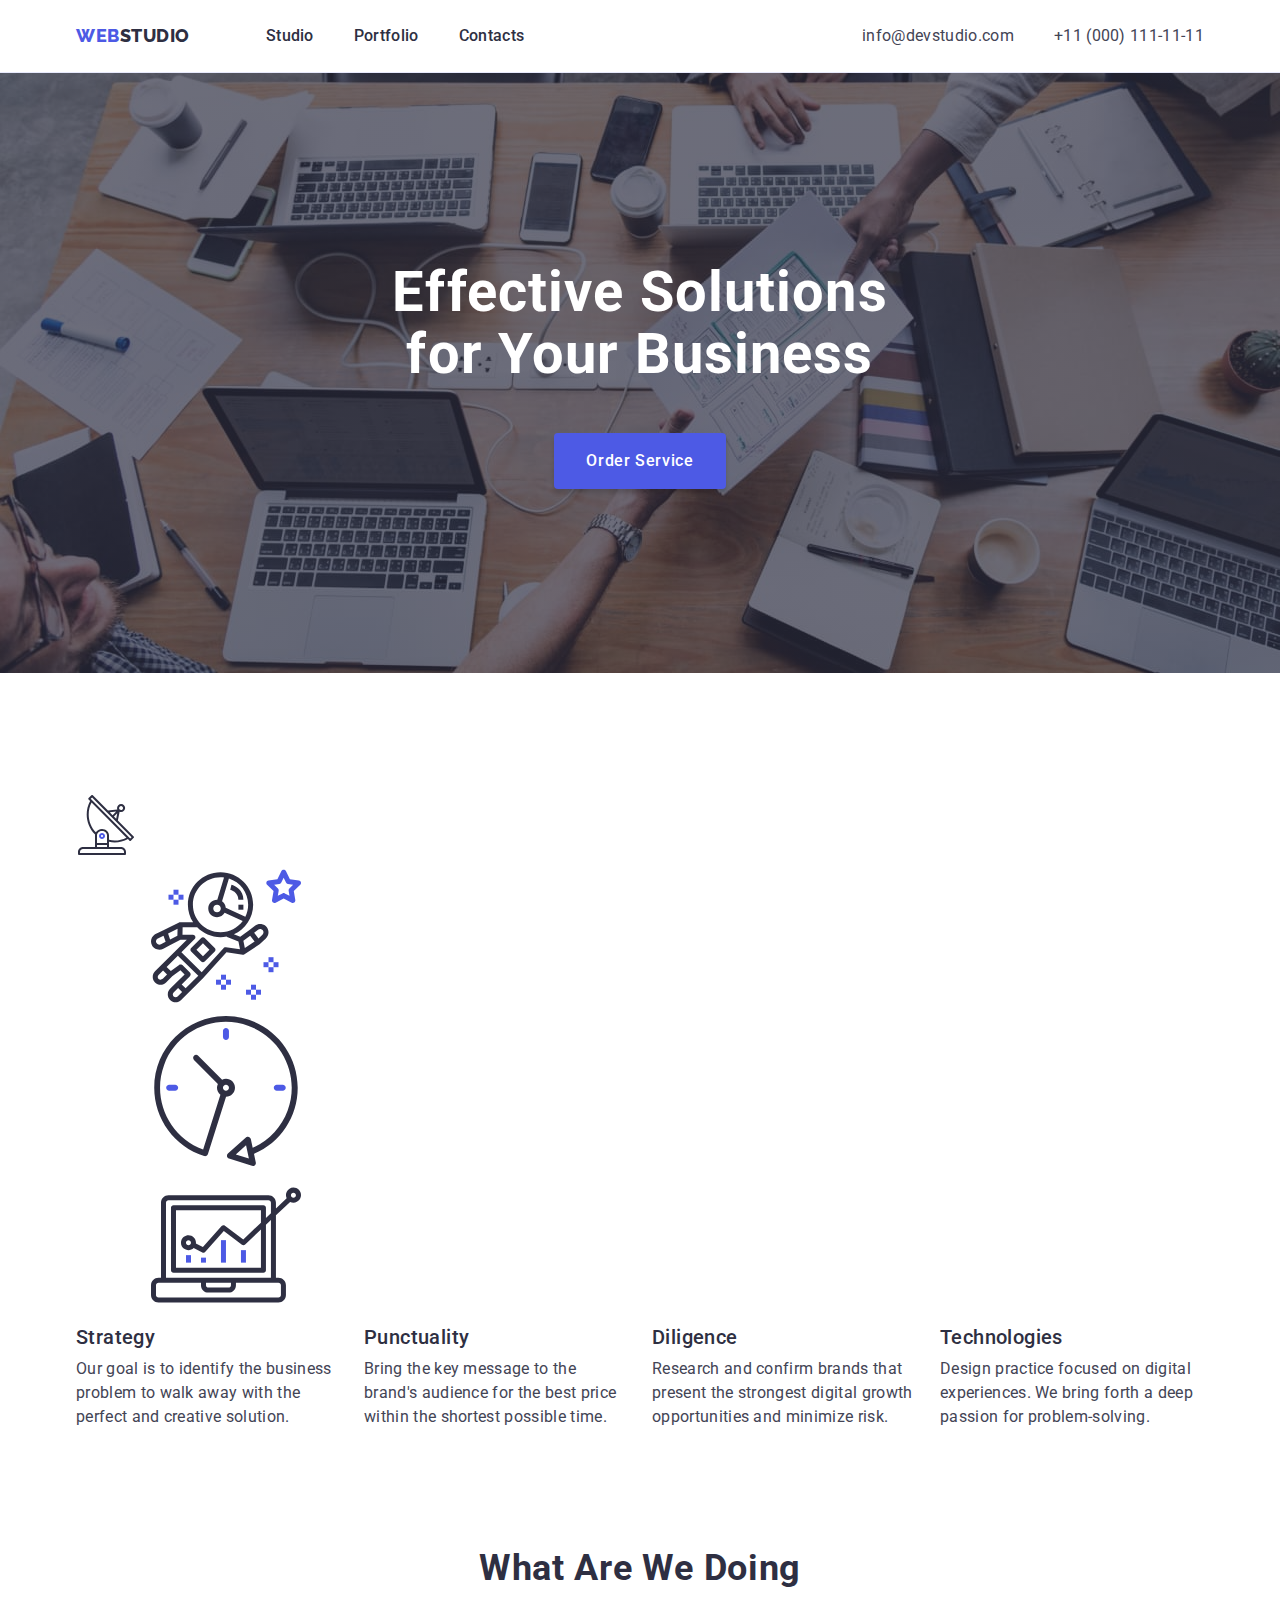
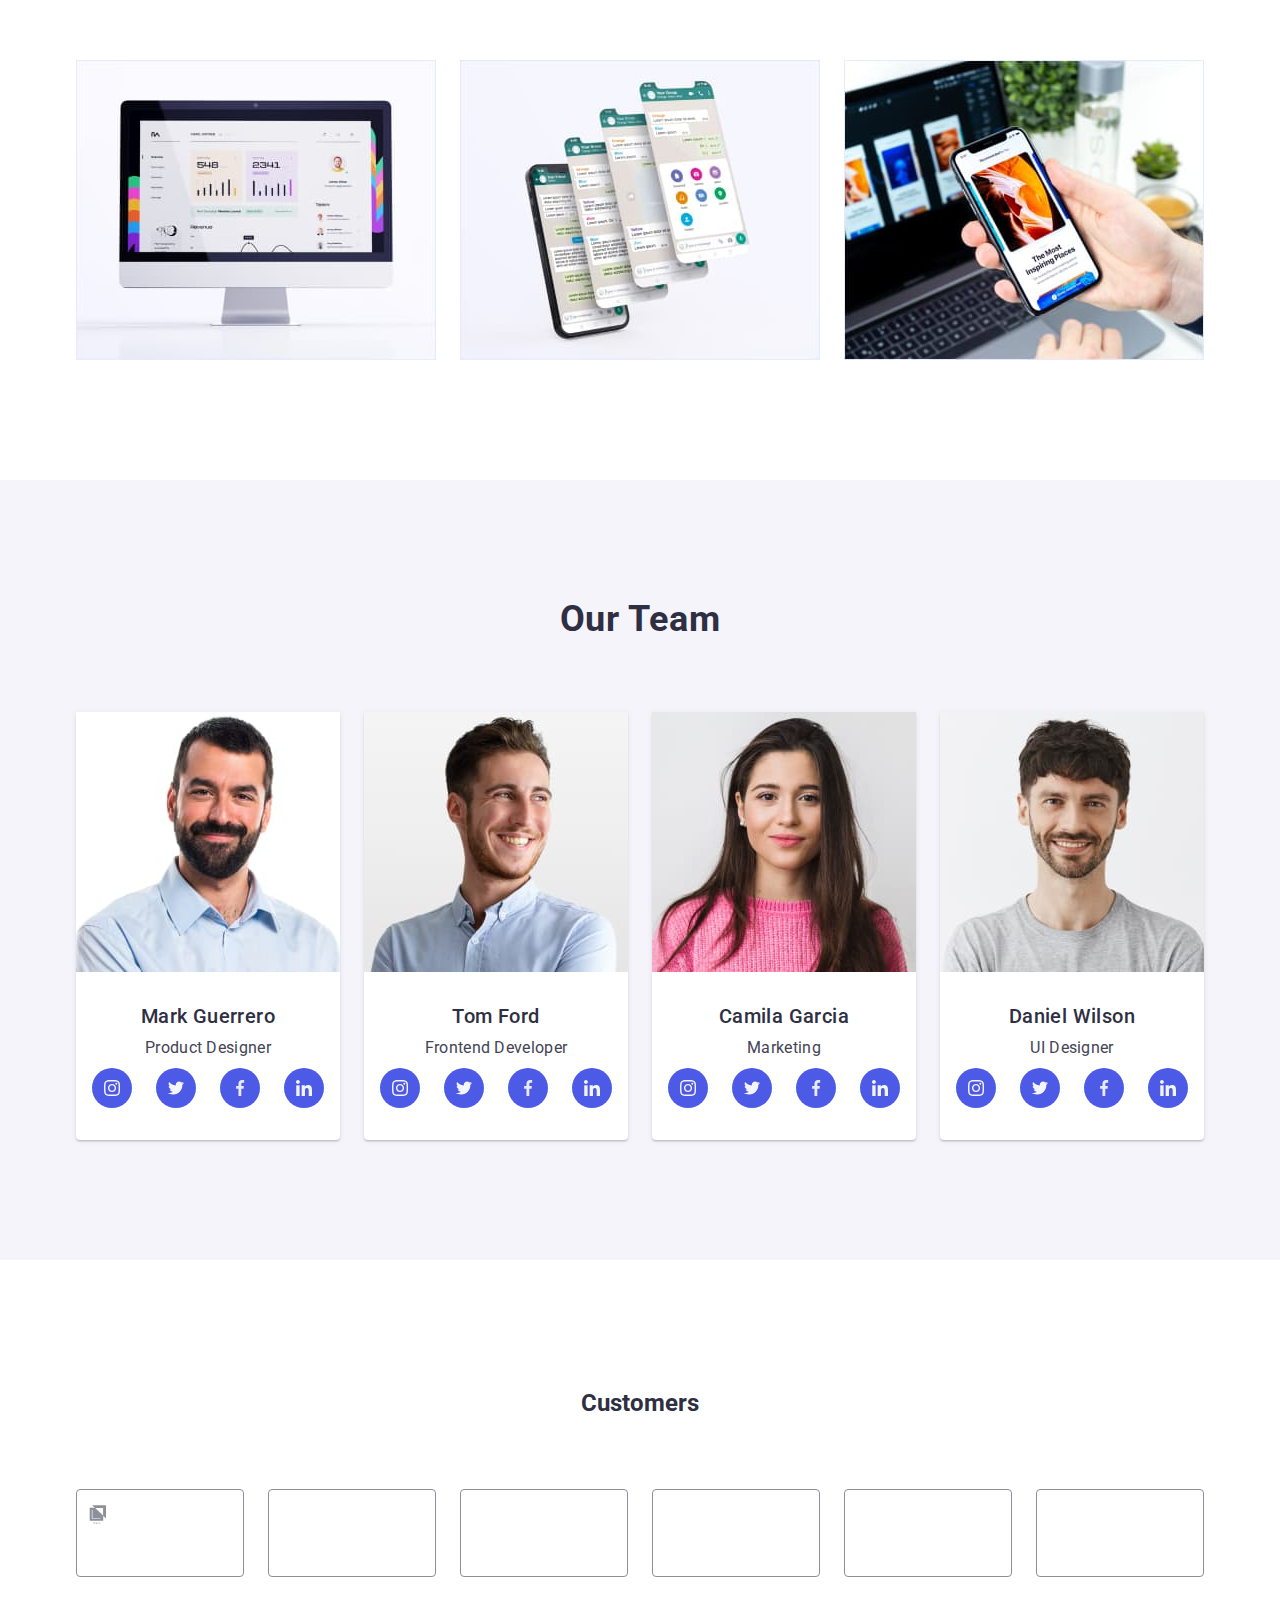
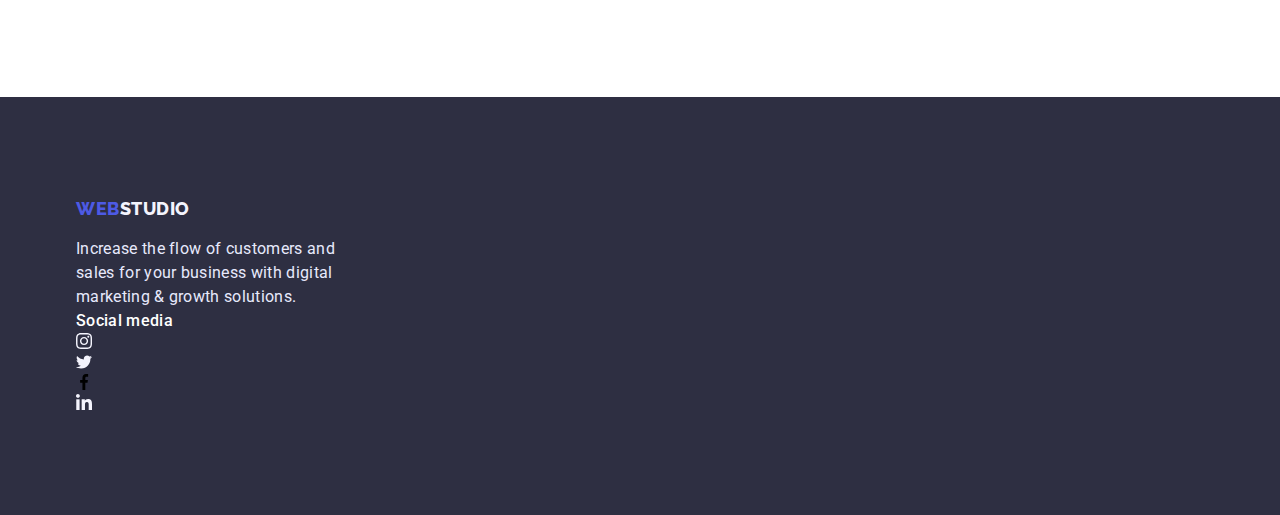
<file: index.html>
<!DOCTYPE html>
<html lang="en">
  <head>
    <meta charset="UTF-8" />
    <meta http-equiv="X-UA-Compatible" content="IE=edge" />
    <meta name="viewport" content="width=, initial-scale=1.0" />
    <title>Document</title>
    <link
      href="https://fonts.googleapis.com/css2?family=Raleway:wght@800&family=Roboto:wght@400;500;700;900&display=swap"
      rel="stylesheet"
    />
    <link
      rel="stylesheet"
      href="https://cdn.jsdelivr.net/npm/modern-normalize@1.1.0/modern-normalize.min.css"
    />
    <link rel="stylesheet" href="style.css" />
  </head>
  <body>
    <header class="header-main">
      <div class="container header-nav-container">
        <nav class="header-nav">
          <a class="logotype header-logo" href="./index.html"
            ><span class="logo-accent">Web</span>Studio</a
          >
          <ul class="header-list">
            <li class="header-menu link-decor">
              <a class="header-link" href="#">Studio</a>
            </li>
            <li class="header-menu link-decor">
              <a class="header-link" href="./portfolio.html">Portfolio</a>
            </li>
            <li class="header-menu link-decor">
              <a class="header-link" href="#">Contacts</a>
            </li>
          </ul>
        </nav>
        <ul class="header-cont">
          <li class="header-emeil">
            <a
              class="header-mail header-communication"
              href="mailto:info@devstudio.com"
              >info@devstudio.com</a
            >
          </li>
          <li class="header-telefon">
            <a class="header-tel header-communication" href="tel:+110001111111"
              >+11 (000) 111-11-11</a
            >
          </li>
        </ul>
      </div>
    </header>
    <main>
      <section class="sec-first">
        <div class="container">
          <h1 class="sec-header">Effective Solutions for Your Business</h1>
          <button class="sec-button" type="button">Order Service</button>
        </div>
      </section>

      <section class="benefits">
        <div class="container">
          <h2 class="visually-hidden">features</h2>
          <ul>
            <li class="link-decor">
              <svg width="60px" height="64px" viewBox="0 0 32 32">
                <use xlink:href="./images/sprite.svg#icon-antenna-1"></use>
              </svg>
            </li>
            <li class="link-decor">
              <svg>
                <use href="./images/sprite.svg#icon-astronaut-1"></use>
              </svg>
            </li>
            <li class="link-decor">
              <svg>
                <use href="./images/sprite.svg#icon-clock-1"></use>
              </svg>
            </li>
            <li class="link-decor">
              <svg>
                <use href="./images/sprite.svg#icon-diagram-1"></use>
              </svg>
            </li>
          </ul>
          <ul class="benefits-lists">
            <li class="benefits-text">
              <h3 class="benefits-title">Strategy</h3>
              <p class="benefits-par">
                Our goal is to identify the business problem to walk away with
                the perfect and creative solution.
              </p>
            </li>
            <li class="benefits-text">
              <h3 class="benefits-title">Punctuality</h3>
              <p class="benefits-par">
                Bring the key message to the brand's audience for the best price
                within the shortest possible time.
              </p>
            </li>
            <li class="benefits-text">
              <h3 class="benefits-title">Diligence</h3>
              <p class="benefits-par">
                Research and confirm brands that present the strongest digital
                growth opportunities and minimize risk.
              </p>
            </li>
            <li class="benefits-text">
              <h3 class="benefits-title">Technologies</h3>
              <p class="benefits-par">
                Design practice focused on digital experiences. We bring forth a
                deep passion for problem-solving.
              </p>
            </li>
          </ul>
        </div>
      </section>
      <section class="about">
        <div class="container">
          <h2 class="about-header">What are we doing</h2>
          <ul class="about-lists">
            <li class="about-img">
              <img src="./images/img1.jpg" width="360" alt="design" />
            </li>
            <li class="about-img">
              <img src="./images/img2.jpg" width="360" alt="chat" />
            </li>
            <li class="about-img">
              <img src="./images/img3.jpg" width="360" alt="mobile app" />
            </li>
          </ul>
        </div>
      </section>
      <section class="team">
        <div class="container">
          <h2 class="team-header">Our Team</h2>
          <ul class="team-lists">
            <li class="team-cards">
              <img
                src="./images/prtrt(1).jpg"
                width="264"
                alt="Mark Guerrero"
              />
              <div class="team-wrapper">
                <h3 class="team-name">Mark Guerrero</h3>
                <p class="team-job">Product Designer</p>
                <ul class="team-social link-decor">
                  <li class="team-social-item">
                    <a class="team-social-link" href="">
                      <svg class="team-social-icon" width="16" height="16px">
                        <use href="./images/sprite.svg#icon-instagram-2"></use>
                      </svg>
                    </a>
                  </li>
                  <li class="team-social-item">
                    <a class="team-social-link" href="">
                      <svg class="team-social-icon" width="16" height="16px">
                        <use href="./images/sprite.svg#icon-twitter-1"></use>
                      </svg>
                    </a>
                  </li>
                  <li class="team-social-item">
                    <a class="team-social-link" href="">
                      <svg class="team-social-icon" width="16px" height="16px">
                        <use href="./images/sprite.svg#icon-facebook-1"></use>
                      </svg>
                    </a>
                  </li>
                  <li class="team-social-item">
                    <a class="team-social-link" href="">
                      <svg class="team-social-icon" width="16" height="16px">
                        <use href="./images/sprite.svg#icon-linkedin-1"></use>
                      </svg>
                    </a>
                  </li>
                </ul>
              </div>
            </li>

            <li class="team-cards">
              <img src="./images/prtr(2).jpg" width="264" alt="Tom Ford" />
              <div class="team-wrapper">
                <h3 class="team-name">Tom Ford</h3>
                <p class="team-job">Frontend Developer</p>
                <ul class="team-social link-decor">
                  <li class="team-social-item">
                    <a class="team-social-link" href="">
                      <svg class="team-social-icon" width="16" height="16px">
                        <use href="./images/sprite.svg#icon-instagram-2"></use>
                      </svg>
                    </a>
                  </li>
                  <li class="team-social-item">
                    <a class="team-social-link" href="">
                      <svg class="team-social-icon" width="16" height="16px">
                        <use href="./images/sprite.svg#icon-twitter-1"></use>
                      </svg>
                    </a>
                  </li>
                  <li class="team-social-item">
                    <a class="team-social-link" href="">
                      <svg class="team-social-icon" width="16px" height="16px">
                        <use href="./images/sprite.svg#icon-facebook-1"></use>
                      </svg>
                    </a>
                  </li>
                  <li class="team-social-item">
                    <a class="team-social-link" href="">
                      <svg class="team-social-icon" width="16" height="16px">
                        <use href="./images/sprite.svg#icon-linkedin-1"></use>
                      </svg>
                    </a>
                  </li>
                </ul>
              </div>
            </li>
            <li class="team-cards">
              <img src="./images/prtr(3).jpg" width="264" alt="Camila Garcia" />
              <div class="team-wrapper">
                <h3 class="team-name">Camila Garcia</h3>
                <p class="team-job">Marketing</p>
                <ul class="team-social link-decor">
                  <li class="team-social-item">
                    <a class="team-social-link" href="">
                      <svg class="team-social-icon" width="16" height="16px">
                        <use href="./images/sprite.svg#icon-instagram-2"></use>
                      </svg>
                    </a>
                  </li>
                  <li class="team-social-item">
                    <a class="team-social-link" href="">
                      <svg class="team-social-icon" width="16" height="16px">
                        <use href="./images/sprite.svg#icon-twitter-1"></use>
                      </svg>
                    </a>
                  </li>
                  <li class="team-social-item">
                    <a class="team-social-link" href="">
                      <svg class="team-social-icon" width="16px" height="16px">
                        <use href="./images/sprite.svg#icon-facebook-1"></use>
                      </svg>
                    </a>
                  </li>
                  <li class="team-social-item">
                    <a class="team-social-link" href="">
                      <svg class="team-social-icon" width="16" height="16px">
                        <use href="./images/sprite.svg#icon-linkedin-1"></use>
                      </svg>
                    </a>
                  </li>
                </ul>
              </div>
            </li>
            <li class="team-cards">
              <img src="./images/prtr(4).jpg" width="264" alt="Daniel Wilson" />
              <div class="team-wrapper">
                <h3 class="team-name">Daniel Wilson</h3>
                <p class="team-job">UI Designer</p>
                <ul class="team-social link-decor">
                  <li class="team-social-item">
                    <a class="team-social-link" href="">
                      <svg class="team-social-icon" width="16" height="16px">
                        <use href="./images/sprite.svg#icon-instagram-2"></use>
                      </svg>
                    </a>
                  </li>
                  <li class="team-social-item">
                    <a class="team-social-link" href="">
                      <svg class="team-social-icon" width="16" height="16px">
                        <use href="./images/sprite.svg#icon-twitter-1"></use>
                      </svg>
                    </a>
                  </li>
                  <li class="team-social-item">
                    <a class="team-social-link" href="">
                      <svg class="team-social-icon" width="16px" height="16px">
                        <use href="./images/sprite.svg#icon-facebook-1"></use>
                      </svg>
                    </a>
                  </li>
                  <li class="team-social-item">
                    <a class="team-social-link" href="">
                      <svg class="team-social-icon" width="16" height="16px">
                        <use href="./images/sprite.svg#icon-linkedin-1"></use>
                      </svg>
                    </a>
                  </li>
                </ul>
              </div>
            </li>
          </ul>
        </div>
      </section>
      <section class="customers">
        <div class="container">
          <h2 class="customers-header">Customers</h2>
          <ul class="customers-lists link-decor">
            <li class="customers-item">
              <svg class="customers-icon" width="41px" height="46.97px">
                <use href="./images/sprite.svg#icon-Logo"></use>
              </svg>
            </li>
            <li class="customers-item">
              <svg class="customers-icon">
                <use></use>
              </svg>
            </li>
            <li class="customers-item">
              <svg class="customers-icon">
                <use></use>
              </svg>
            </li>
            <li class="customers-item">
              <svg class="customers-icon">
                <use></use>
              </svg>
            </li>
            <li class="customers-item">
              <svg class="customers-icon">
                <use></use>
              </svg>
            </li>
            <li class="customers-item">
              <svg class="customers-icon">
                <use></use>
              </svg>
            </li>
          </ul>
        </div>
      </section>
    </main>
    <footer class="footer">
      <div class="container">
        <a class="logotype footer-logotype" href="./index.html"
          ><span class="logo-accent">Web</span
          ><span class="footer-logo-accent">Studio</span>
        </a>
        <p class="footer-paragraf">
          Increase the flow of customers and sales for your business with
          digital marketing & growth solutions.
        </p>
        <h3 class="footer-header">Social media</h3>
        <ul class="footer-social link-decor">
          <li class="footer-social-item">
            <a class="footer-social-link" href="">
              <svg class="footer-social-icon" width="16" height="16px">
                <use href="./images/sprite.svg#icon-instagram-2"></use>
              </svg>
            </a>
          </li>
          <li class="footer-social-item">
            <a class="footer-social-link" href="">
              <svg class="footer-social-icon" width="16" height="16px">
                <use href="./images/sprite.svg#icon-twitter-1"></use>
              </svg>
            </a>
          </li>
          <li class="footer-social-item">
            <a class="footer-social-link" href="">
              <svg class="footer-social-icon" width="16px" height="16px">
                <use href="./images/sprite.svg#icon-facebook-1"></use>
              </svg>
            </a>
          </li>
          <li class="footer-social-item">
            <a class="footer-social-link" href="">
              <svg class="footer-social-icon" width="16" height="16px">
                <use href="./images/sprite.svg#icon-linkedin-1"></use>
              </svg>
            </a>
          </li>
        </ul>
      </div>
    </footer>
  </body>
</html>
</file>
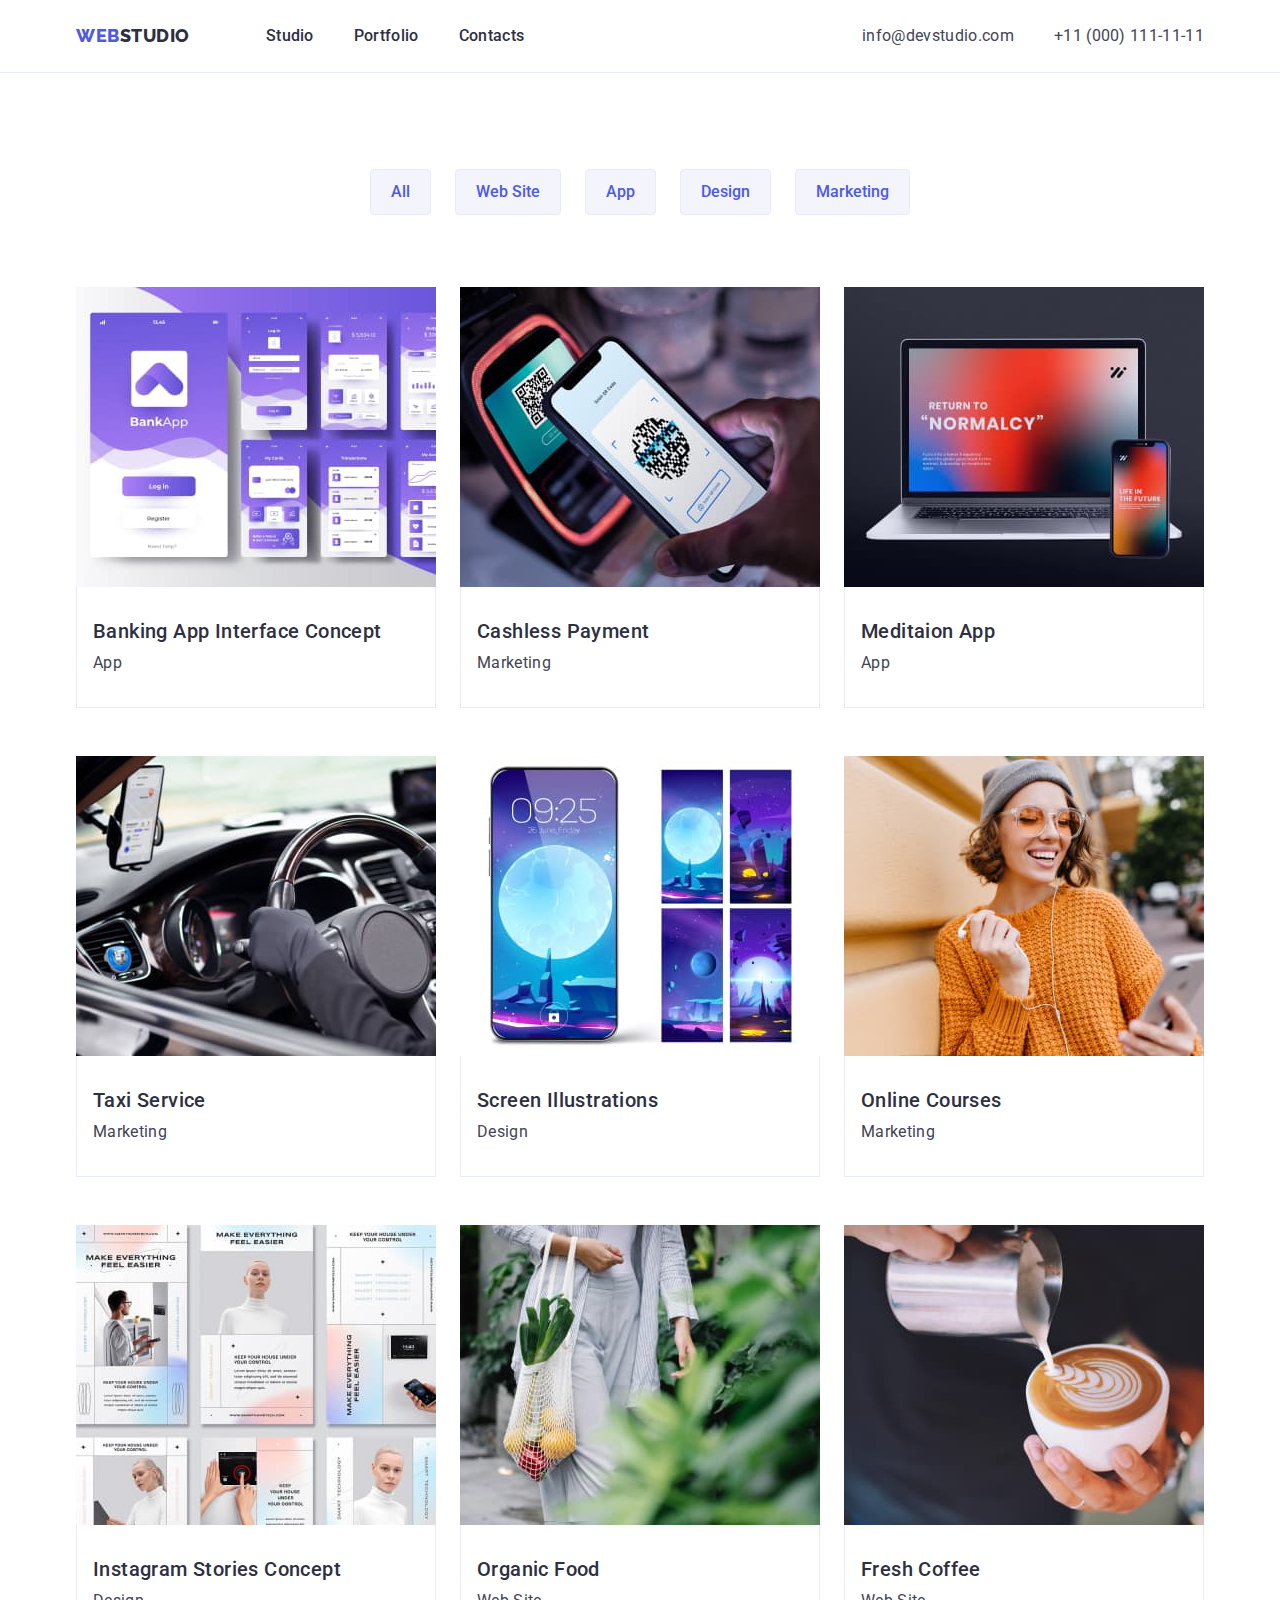
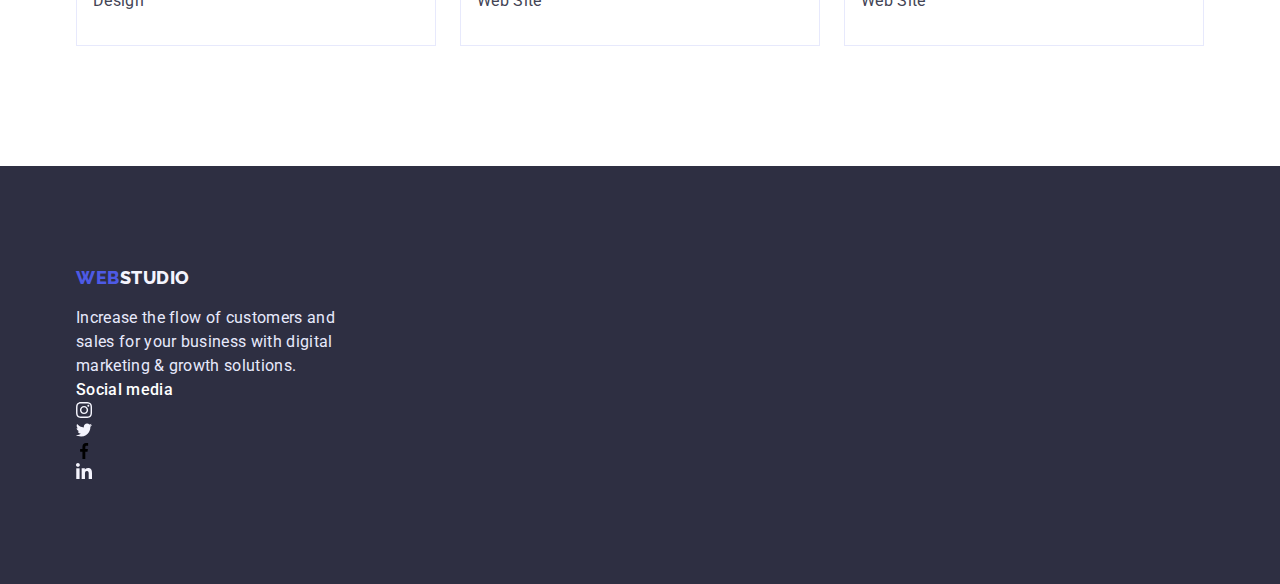
<file: portfolio.html>
<!DOCTYPE html>
<html lang="en">
  <head>
    <meta charset="UTF-8" />
    <meta http-equiv="X-UA-Compatible" content="IE=edge" />
    <meta name="viewport" content="width=device-width, initial-scale=1.0" />
    <title>Document</title>
    <link
      href="https://fonts.googleapis.com/css2?family=Raleway:wght@800&family=Roboto:wght@400;500;700;900&display=swap"
      rel="stylesheet"
    />
    <link
      rel="stylesheet"
      href="https://cdn.jsdelivr.net/npm/modern-normalize@1.1.0/modern-normalize.min.css"
    />
    <link rel="stylesheet" href="style.css" />
  </head>
  <body>
    <header class="header-main">
      <div class="container header-nav-container">
        <nav class="header-nav">
          <a class="logotype header-logo" href="./index.html"
            ><span class="logo-accent">Web</span>Studio</a
          >
          <ul class="header-list">
            <li class="header-menu link-decor">
              <a class="header-link" href="./index.html">Studio</a>
            </li>
            <li class="header-menu link-decor">
              <a class="header-link" href="#">Portfolio</a>
            </li>
            <li class="header-menu link-decor">
              <a class="header-link" href="#">Contacts</a>
            </li>
          </ul>
        </nav>
        <ul class="header-cont">
          <li class="header-emeil">
            <a
              class="header-mail header-communication"
              href="mailto:info@devstudio.com"
              >info@devstudio.com</a
            >
          </li>
          <li class="header-telefon">
            <a class="header-tel header-communication" href="tel:+110001111111"
              >+11 (000) 111-11-11</a
            >
          </li>
        </ul>
      </div>
    </header>
    <main>
      <section class="list">
        <div class="container">
          <h1 class="title-hidden">Список</h1>
          <ul class="list-item">
            <li class="link-decor list-space">
              <button class="list-button" type="button">All</button>
            </li>
            <li class="link-decor list-space">
              <button class="list-button" type="button">Web Site</button>
            </li>
            <li class="link-decor list-space">
              <button class="list-button" type="button">App</button>
            </li>
            <li class="link-decor list-space">
              <button class="list-button" type="button">Design</button>
            </li>
            <li class="link-decor list-space">
              <button class="list-button" type="button">Marketing</button>
            </li>
          </ul>

          <ul class="cards">
            <li class="cards-lists link-decor">
              <a
                class="cards-decor"
                href="#"
                target="_blank"
                rel="noopener noreferrer"
                ><img src="images/portfolio1.jpg" width="360" alt="apps" />
                <div class="cards-wrapper">
                  <h2 class="cards-title">Banking App Interface Concept</h2>
                  <p class="cards-paragraf">App</p>
                </div>
              </a>
            </li>
            <li class="cards-lists link-decor">
              <a
                class="cards-decor"
                href="#"
                target="_blank"
                rel="noopener noreferrer"
                ><img src="images/portfolio2.jpg" width="360" alt="payment" />
                <div class="cards-wrapper">
                  <h2 class="cards-title">Cashless Payment</h2>
                  <p class="cards-paragraf">Marketing</p>
                </div>
              </a>
            </li>
            <li class="cards-lists link-decor">
              <a
                class="cards-decor"
                href="#"
                target="_blank"
                rel="noopener noreferrer"
              >
                <img src="images/portfolio3.jpg" width="360" alt="notebook" />
                <div class="cards-wrapper">
                  <h2 class="cards-title">Meditaion App</h2>
                  <p class="cards-paragraf">App</p>
                </div>
              </a>
            </li>
            <li class="cards-lists link-decor">
              <a
                class="cards-decor"
                href="#"
                target="_blank"
                rel="noopener noreferrer"
              >
                <img src="images/portfolio4.jpg" width="360" alt="car" />
                <div class="cards-wrapper">
                  <h2 class="cards-title">Taxi Service</h2>
                  <p class="cards-paragraf">Marketing</p>
                </div>
              </a>
            </li>
            <li class="cards-lists link-decor">
              <a
                class="cards-decor"
                href="#"
                target="_blank"
                rel="noopener noreferrer"
              >
                <img src="images/portfolio5.jpg" width="360" alt="screen" />
                <div class="cards-wrapper">
                  <h2 class="cards-title">Screen Illustrations</h2>
                  <p class="cards-paragraf">Design</p>
                </div>
              </a>
            </li>
            <li class="cards-lists link-decor">
              <a
                class="cards-decor"
                href="#"
                target="_blank"
                rel="noopener noreferrer"
              >
                <img src="images/portfolio6.jpg" width="360" alt="girl" />
                <div class="cards-wrapper">
                  <h2 class="cards-title">Online Courses</h2>
                  <p class="cards-paragraf">Marketing</p>
                </div>
              </a>
            </li>
            <li class="cards-lists link-decor">
              <a
                class="cards-decor"
                href="#"
                target="_blank"
                rel="noopener noreferrer"
              >
                <img src="images/portfolio7.jpg" width="360" alt="Stories" />
                <div class="cards-wrapper">
                  <h2 class="cards-title">Instagram Stories Concept</h2>
                  <p class="cards-paragraf">Design</p>
                </div>
              </a>
            </li>
            <li class="cards-lists link-decor">
              <a
                class="cards-decor"
                href="#"
                target="_blank"
                rel="noopener noreferrer"
              >
                <img src="images/portfolio8.jpg" width="360" alt="fruit" />
                <div class="cards-wrapper">
                  <h2 class="cards-title">Organic Food</h2>
                  <p class="cards-paragraf">Web Site</p>
                </div>
              </a>
            </li>
            <li class="cards-lists link-decor">
              <a
                class="cards-decor"
                href="#"
                target="_blank"
                rel="noopener noreferrer"
              >
                <img src="images/portfolio9.jpg" width="360" alt="coffe" />
                <div class="cards-wrapper">
                  <h2 class="cards-title">Fresh Coffee</h2>
                  <p class="cards-paragraf">Web Site</p>
                </div>
              </a>
            </li>
          </ul>
        </div>
      </section>
    </main>
    <footer class="footer">
      <div class="container">
        <a class="logotype footer-logotype" href="./portfolio.html"
          ><span class="logo-accent">Web</span
          ><span class="logo-accent2">Studio</span>
        </a>
        <p class="footer-paragraf">
          Increase the flow of customers and sales for your business with
          digital marketing & growth solutions.
        </p>
        <h3 class="footer-header">Social media</h3>
        <ul class="footer-social link-decor">
          <li class="footer-social-item">
            <a class="footer-social-link" href="">
              <svg class="footer-social-icon" width="16" height="16px">
                <use href="./images/sprite.svg#icon-instagram-2"></use>
              </svg>
            </a>
          </li>
          <li class="footer-social-item">
            <a class="footer-social-link" href="">
              <svg class="footer-social-icon" width="16" height="16px">
                <use href="./images/sprite.svg#icon-twitter-1"></use>
              </svg>
            </a>
          </li>
          <li class="footer-social-item">
            <a class="footer-social-link" href="">
              <svg class="footer-social-icon" width="16px" height="16px">
                <use href="./images/sprite.svg#icon-facebook-1"></use>
              </svg>
            </a>
          </li>
          <li class="footer-social-item">
            <a class="footer-social-link" href="">
              <svg class="footer-social-icon" width="16" height="16px">
                <use href="./images/sprite.svg#icon-linkedin-1"></use>
              </svg>
            </a>
          </li>
        </ul>
      </div>
    </footer>
  </body>
</html>
</file>
<file: style.css>
:root {
  --main-color: #2e2f42;
  --title-color: #434455;
  --accent-color: #4d5ae5;
  --white-color: #ffffff;
  --team-bgr: #f5f4fa;
  --hover-button: #404bbf;
  --potrf-botton-bgr: #f4f4fd;
  --border-cards: #e7e9fc;
  --portfolio-color-btn: #4d5ae5;
}

h1,
h2,
h3,
p {
  margin-top: 0;
  margin-bottom: 0;
}
ul {
  margin-top: 0;
  margin-bottom: 0;
  padding-left: 0;
}
img {
  display: block;
  width: 100%;
  height: auto;
}

/* header */
body {
  font-family: 'Roboto', sans-serif;
  color: var(--main-color);
  background-color: var(--white-color);
}
.container {
  width: 1158px;
  margin-left: auto;
  margin-right: auto;
  padding-left: 15px;
  padding-right: 15px;
}
.header-main {
  padding-top: 24px;
  padding-bottom: 24px;
  border-bottom: 1px solid var(--border-cards);
}

.header-nav-container {
  display: flex;
  align-items: center;
}
.header-nav {
  display: flex;
  align-items: center;
}
.header-list {
  display: flex;
  align-items: center;
}
.logotype {
  font-family: 'Raleway', sans-serif;
  color: var(--main-color);
  font-weight: 800;
  font-size: 18px;
  line-height: 1.33;
  letter-spacing: 0.03em;
  text-decoration: none;
  text-transform: uppercase;
}
.header-logo {
  margin-right: 76px;
}
.logo-accent {
  color: var(--accent-color);
}

.header-link {
  text-decoration: none;
  color: var(--main-color);
  font-weight: 500;
  font-size: 16px;
  line-height: 1.5;
  letter-spacing: 0.02em;
}
.header-link:hover,
.header-link:focus {
  color: var(--accent-color);
}
.header-menu:not(:last-child) {
  margin-right: 40px;
}
.header-cont {
  color: var(--title-color);
  list-style-type: none;
  font-size: 16px;
  letter-spacing: 0.02em;
  line-height: 1.5;
  display: flex;
  align-items: center;
  margin-left: auto;
}
.header-communication {
  cursor: pointer;
}
.header-emeil {
  margin-right: 40px;
}
.header-mail {
  color: var(--title-color);
  text-decoration: none;
}
.header-mail:hover,
.header-mail:focus {
  color: var(--accent-color);
}

.header-tel {
  color: var(--title-color);
  text-decoration: none;
}
.header-tel:hover,
.header-tel:focus {
  color: var(--accent-color);
}

/* header */
/* main */
.sec-first {
  background-color: var(--main-color);
  height: 600px;
  padding-top: 188px;
  padding-bottom: 188px;
  background-image: linear-gradient(
      rgba(46, 47, 66, 0.7),
      rgba(46, 47, 66, 0.7)
    ),
    url('./images/people-office1.jpg');
}

.sec-header {
  color: var(--white-color);
  max-width: 496px;
  font-weight: 700;
  font-size: 56px;
  line-height: 1.11;
  text-align: center;
  letter-spacing: 0.02em;
  display: block;
  margin: 0 auto;
  margin-bottom: 48px;
}
.sec-button {
  font-family: 'Roboto';
  background-color: var(--accent-color);
  color: var(--white-color);
  box-shadow: 0px 4px 4px rgba(0, 0, 0, 0.15);
  padding: 16px 32px;
  font-weight: 500;
  font-size: 16px;
  letter-spacing: 0.04em;
  line-height: 1.5;
  border: none;
  display: block;
  margin: 0 auto;
  border-radius: 4px;

  cursor: pointer;
}
.sec-button:hover,
.sec-button:focus {
  background-color: var(--hover-button);
  color: var(--white-color);
}
/* benefits */
.visually-hidden {
  position: absolute;
  white-space: nowrap;
  width: 1px;
  height: 1px;
  overflow: hidden;
  border: 0;
  padding: 0;
  clip: rect(0 0 0 0);
  clip-path: inset(50%);
  margin: -1px;
}

.benefits {
  padding-top: 120px;
  padding-bottom: 120px;
}
.benefits-lists {
  display: flex;
}
.benefits-text {
  width: 264px;
  list-style-type: none;
}
.benefits-text:not(:last-child) {
  margin-right: 24px;
}
.benefits-title {
  font-weight: 500;
  font-size: 20px;
  line-height: 1.2;
  letter-spacing: 0.02em;
  margin-bottom: 8px;
}
.benefits-par {
  font-size: 16px;
  line-height: 1.5;
  letter-spacing: 0.02em;
}
p {
  color: var(--title-color);
}
/* benefits */

/* about */
.about {
  padding-bottom: 120px;
}
.about-header {
  font-weight: 700;
  font-size: 36px;
  line-height: 1.1;
  letter-spacing: 0.02em;
  text-transform: capitalize;
  margin-bottom: 72px;
  text-align: center;
}
.about-lists {
  display: flex;
  flex-wrap: wrap;

  /* justify-content: space-between; */
}
.about-img:not(:last-child) {
  margin-right: 24px;
}

.about-img {
  list-style-type: none;
}
/* about */

/* team */
.team {
  background-color: var(--team-bgr);
  padding-top: 120px;
  padding-bottom: 120px;
}
.team-header {
  font-weight: 700;
  font-size: 36px;
  line-height: 1.1;
  letter-spacing: 0.02em;
  text-transform: capitalize;
  margin-bottom: 72px;
  text-align: center;
}
.team-lists {
  display: flex;
  flex-wrap: wrap;
  justify-content: space-between;
}
.team-cards {
  list-style-type: none;
  background: var(--white-color);
  box-shadow: 0px 1px 6px rgba(46, 47, 66, 0.08),
    0px 1px 1px rgba(46, 47, 66, 0.16), 0px 2px 1px rgba(46, 47, 66, 0.08);
  border-radius: 0px 0px 4px 4px;
}
.team-name {
  font-weight: 500;
  font-size: 20px;
  line-height: 1.2;
  letter-spacing: 0.02em;
  margin-bottom: 8px;
  text-align: center;
}
.team-job {
  color: var(--title-color);
  font-size: 16px;
  line-height: 1.5;
  letter-spacing: 0.02em;
  text-align: center;
  margin-bottom: 8px;
}
.team-wrapper {
  padding-top: 32px;
  padding-bottom: 32px;
}

/* team */

/* customers */
/* .customers {
  max-height: 450px;
} */
.customers-header {
  display: block;
  text-align: center;
  padding-top: 130px;
  margin-bottom: 72px;
}
.customers-lists {
  display: flex;
  justify-content: center;
  gap: 24px;
  padding-bottom: 120px;
}
.customers-item {
  width: 168px;
  height: 88px;
  border: 1px solid #8e8f99;
  border-radius: 4px;
}

/* footer */

.footer {
  background-color: var(--main-color);
  padding-top: 100px;
  padding-bottom: 100px;
}

.team-social {
  display: flex;
  justify-content: center;
  gap: 24px;
}
.team-social-link {
  display: flex;
  justify-content: center;
  align-items: center;
  width: 40px;
  height: 40px;
  border-radius: 50%;
  background-color: #4d5ae5;
}
.team-social-icon {
  fill: #e7e9fc;
}

.footer-header {
  display: flex;
  color: var(--white-color);
  font-weight: 500;
  font-size: 16px;
  line-height: 1.5;
  letter-spacing: 0.02em;
}
/* .footer-logotype {
  margin-bottom: 16px;
} */

.logo-accent2 {
  color: var(--potrf-botton-bgr);
}
.footer-logo-accent {
  color: var(--potrf-botton-bgr);
}
.footer-paragraf {
  color: var(--border-cards);
  max-width: 264px;
  font-size: 16px;
  line-height: 1.5;
  letter-spacing: 0.02em;
  margin-top: 16px;
}

/* portfolio */
/* header */

.link-decor {
  list-style-type: none;
}

/* header */
/* list */

.list {
  padding-top: 96px;
  padding-bottom: 120px;
}
.list-space:not(:first-child) {
  margin-left: 24px;
}
.title-hidden {
  position: absolute;
  white-space: nowrap;
  width: 1px;
  height: 1px;
  overflow: hidden;
  border: 0;
  padding: 0;
  clip: rect(0 0 0 0);
  clip-path: inset(50%);
  margin: -1px;
}

.list-item {
  display: flex;

  margin-bottom: 72px;
  justify-content: center;
}
/* .list-item:not(:last-child) {
  margin-right: 24px;
} */

.list-button {
  font-family: inherit;
  font-weight: 500;
  font-size: 16px;
  line-height: 1.5;
  background-color: var(--potrf-botton-bgr);
  color: var(--portfolio-color-btn);
  border: 1px solid var(--border-cards);
  border-radius: 4px;
  padding: 10px 20px;
  cursor: pointer;
}
.list-button:hover,
.list-button:focus {
  background-color: var(--accent-color);
  color: var(--white-color);
  border-color: transparent;
  box-shadow: 0px 3px 1px rgba(0, 0, 0, 0.1), 0px 2px 1px rgba(0, 0, 0, 0.08),
    0px 2px 2px rgba(0, 0, 0, 0.12);
}

.cards {
  display: flex;
  flex-wrap: wrap;
  row-gap: 48px;
  column-gap: 24px;
}
/* .cards-lists {
  flex-basis: calc((100% - 48px) / 3);
  /* margin-bottom: 48px; */

.cards-wrapper {
  padding-top: 32px;
  padding-bottom: 32px;
  padding-left: 16px;
  border: 1px solid var(--border-cards);
  border-top: none;
}
.cards-title {
  margin-bottom: 8px;
}
.cards-decor {
  text-decoration: none;
  display: inline-block;
  line-height: 0;
}

.cards-lists:hover {
  box-shadow: 0px 1px 6px rgba(46, 47, 66, 0.08),
    0px 1px 1px rgba(46, 47, 66, 0.16), 0px 2px 1px rgba(46, 47, 66, 0.08);
}
.cards-title {
  color: var(--main-color);
  font-weight: 500;
  font-size: 20px;
  letter-spacing: 0.02em;
  line-height: 1.2;
}
.cards-paragraf {
  color: var(--title-color);
  font-size: 16px;
  line-height: 1.5;
  letter-spacing: 0.02em;
}
</file>
